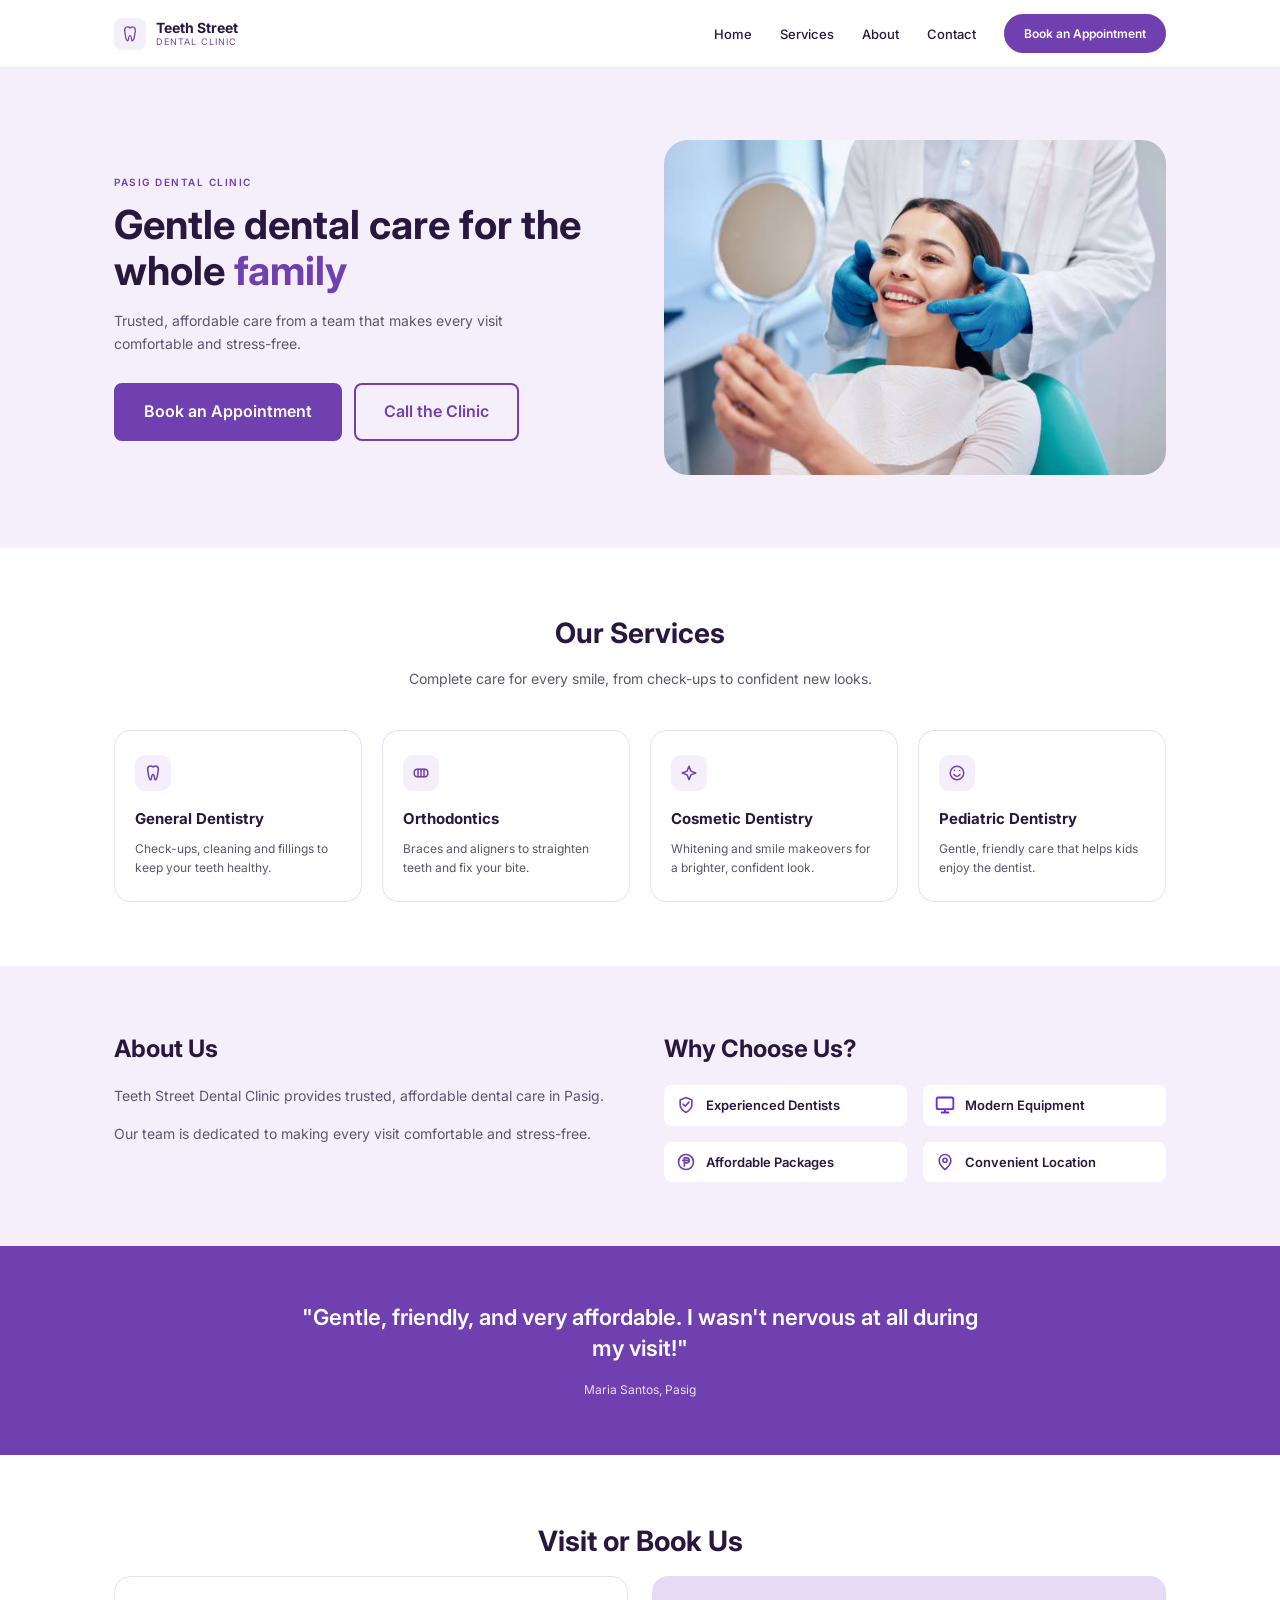
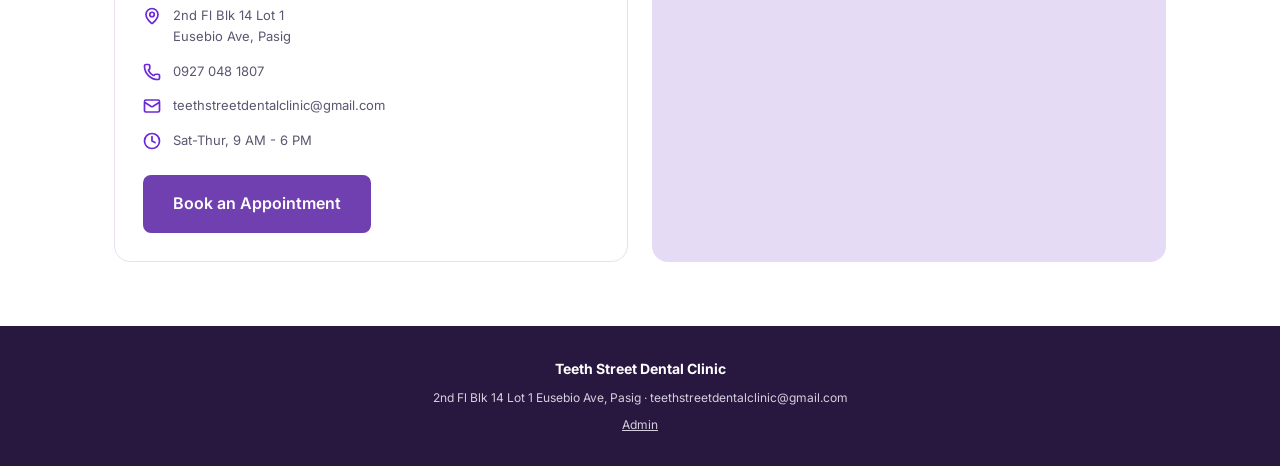
<file: index.html>
<!DOCTYPE html>
<html lang="en">
<head>
  <meta charset="UTF-8">
  <meta name="viewport" content="width=device-width, initial-scale=1.0">
  <title>Teeth Street Dental Clinic</title>

  <link rel="stylesheet" href="css/variables.css">
  <link rel="stylesheet" href="css/base.css">
  <link rel="stylesheet" href="css/buttons.css">
  <link rel="stylesheet" href="css/header.css">
  <link rel="stylesheet" href="css/hero.css">
  <link rel="stylesheet" href="css/services.css">
  <link rel="stylesheet" href="css/about.css">
  <link rel="stylesheet" href="css/testimonial.css">
  <link rel="stylesheet" href="css/contact.css">
  <link rel="stylesheet" href="css/footer.css">
</head>
<body>

  <!-- HEADER + NAV (Ferrer) -->
  <header class="header">
    <div class="container header-inner">
      <a href="#home" class="logo">
        <span class="logo-icon">
          <img src="images/icons/tooth.svg" alt="Teeth Street logo">
        </span>
        <span class="logo-text">
          <span class="logo-name">Teeth Street</span>
          <span class="logo-tagline">Dental Clinic</span>
        </span>
      </a>

      <nav class="nav" aria-label="Main navigation">
        <ul class="nav-list">
          <li><a href="#home" class="nav-link">Home</a></li>
          <li><a href="#services" class="nav-link">Services</a></li>
          <li><a href="#about" class="nav-link">About</a></li>
          <li><a href="#contact" class="nav-link">Contact</a></li>
        </ul>
        <a href="booking.html" class="btn btn-filled">Book an Appointment</a>
      </nav>
    </div>
  </header>

  <main>

    <!-- HERO (Duenas) -->
    <section class="section hero" id="home">
      <div class="container hero-grid">

        <div class="hero-content">
          <p class="hero-eyebrow">Pasig Dental Clinic</p>
          <h1 class="hero-title">Gentle dental care for the whole <span>family</span></h1>
          <p class="hero-text">Trusted, affordable care from a team that makes every visit comfortable and stress-free.</p>
          <div class="hero-buttons">
            <a href="booking.html" class="btn btn-filled">Book an Appointment</a>
            <a href="tel:+639285551234" class="btn btn-outline">Call the Clinic</a>
          </div>
        </div>

        <div class="hero-image">
          <img src="images/hero.jpg" alt="Smiling patient being comforted by a dental care professional">
        </div>

      </div>
    </section>

    <!-- OUR SERVICES (Duenas) -->
    <section class="section services" id="services">
      <div class="container">
        <h2 class="section-title">Our Services</h2>
        <p class="section-subtitle">Complete care for every smile, from check-ups to confident new looks.</p>

        <div class="services-grid">

          <article class="service-card">
            <div class="service-icon">
              <img src="images/icons/general.svg" alt="General dentistry icon">
            </div>
            <h3 class="service-title">General Dentistry</h3>
            <p class="service-text">Check-ups, cleaning and fillings to keep your teeth healthy.</p>
          </article>

          <article class="service-card">
            <div class="service-icon">
              <img src="images/icons/orthodontics.svg" alt="Orthodontics icon">
            </div>
            <h3 class="service-title">Orthodontics</h3>
            <p class="service-text">Braces and aligners to straighten teeth and fix your bite.</p>
          </article>

          <article class="service-card">
            <div class="service-icon">
              <img src="images/icons/cosmetic.svg" alt="Cosmetic dentistry icon">
            </div>
            <h3 class="service-title">Cosmetic Dentistry</h3>
            <p class="service-text">Whitening and smile makeovers for a brighter, confident look.</p>
          </article>

          <article class="service-card">
            <div class="service-icon">
              <img src="images/icons/pediatric.svg" alt="Pediatric dentistry icon">
            </div>
            <h3 class="service-title">Pediatric Dentistry</h3>
            <p class="service-text">Gentle, friendly care that helps kids enjoy the dentist.</p>
          </article>

        </div>
      </div>
    </section>

    <!-- ABOUT US + WHY CHOOSE US (Baliwag) -->
    <section class="section about" id="about">
      <div class="container about-grid">

        <div class="about-text">
          <h2 class="about-heading">About Us</h2>
          <p>Teeth Street Dental Clinic provides trusted, affordable dental care in Pasig.</p>
          <p>Our team is dedicated to making every visit comfortable and stress-free.</p>
        </div>

        <div class="why">
          <h2 class="why-heading">Why Choose Us?</h2>
          <ul class="why-list">
            <li class="why-item">
              <img class="why-icon" src="images/icons/dentist.svg" alt="Experienced dentists icon">
              <span>Experienced Dentists</span>
            </li>
            <li class="why-item">
              <img class="why-icon" src="images/icons/equipment.svg" alt="Modern equipment icon">
              <span>Modern Equipment</span>
            </li>
            <li class="why-item">
              <img class="why-icon" src="images/icons/packages.svg" alt="Affordable packages icon">
              <span>Affordable Packages</span>
            </li>
            <li class="why-item">
              <img class="why-icon" src="images/icons/location.svg" alt="Convenient location icon">
              <span>Convenient Location</span>
            </li>
          </ul>
        </div>

      </div>
    </section>

    <!-- TESTIMONIAL (Ferrer) -->
    <section class="testimonial" id="testimonial">
      <div class="container">
        <p class="testimonial-quote">"Gentle, friendly, and very affordable. I wasn't nervous at all during my visit!"</p>
        <p class="testimonial-author">Maria Santos, Pasig</p>
      </div>
    </section>

    <!-- VISIT OR BOOK US (Baliwag) -->
    <section class="section contact" id="contact">
      <div class="container">
        <h2 class="section-title">Visit or Book Us</h2>

        <div class="contact-grid">

          <div class="contact-card">
            <ul class="contact-list">
              <li class="contact-item">
                <img class="contact-icon" src="images/icons/pin.svg" alt="Address icon">
                <span>2nd Fl Blk 14 Lot 1<br>Eusebio Ave, Pasig</span>
              </li>
              <li class="contact-item">
                <img class="contact-icon" src="images/icons/phone.svg" alt="Phone icon">
                <span> 0927 048 1807 </span>
              </li>
              <li class="contact-item">
                <img class="contact-icon" src="images/icons/email.svg" alt="Email icon">
                <span>teethstreetdentalclinic@gmail.com</span>
              </li>
              <li class="contact-item">
                <img class="contact-icon" src="images/icons/clock.svg" alt="Clinic hours icon">
                <span>Sat-Thur, 9 AM - 6 PM</span>
              </li>
            </ul>
            <a href="booking.html" class="btn btn-filled">Book an Appointment</a>
          </div>

          <div class="map-box">
            <iframe
              src="https://www.google.com/maps?q=Eusebio+Ave,+Pasig,+Philippines&output=embed"
              title="Map of Teeth Street Dental Clinic on Eusebio Ave, Pasig"
              loading="lazy"
              referrerpolicy="no-referrer-when-downgrade"
              allowfullscreen>
            </iframe>
          </div>

        </div>
      </div>
    </section>

  </main>

  <!-- FOOTER (Diesta) -->
  <footer class="footer">
    <p class="footer-title">Teeth Street Dental Clinic</p>
    <p class="footer-info">2nd Fl Blk 14 Lot 1 Eusebio Ave, Pasig &middot; 
   teethstreetdentalclinic@gmail.com</p>
    <p class="footer-info" style="margin-top:8px;"><a href="admin.html" style="color:inherit;">Admin</a></p>
  </footer>

</body>
</html>
</file>
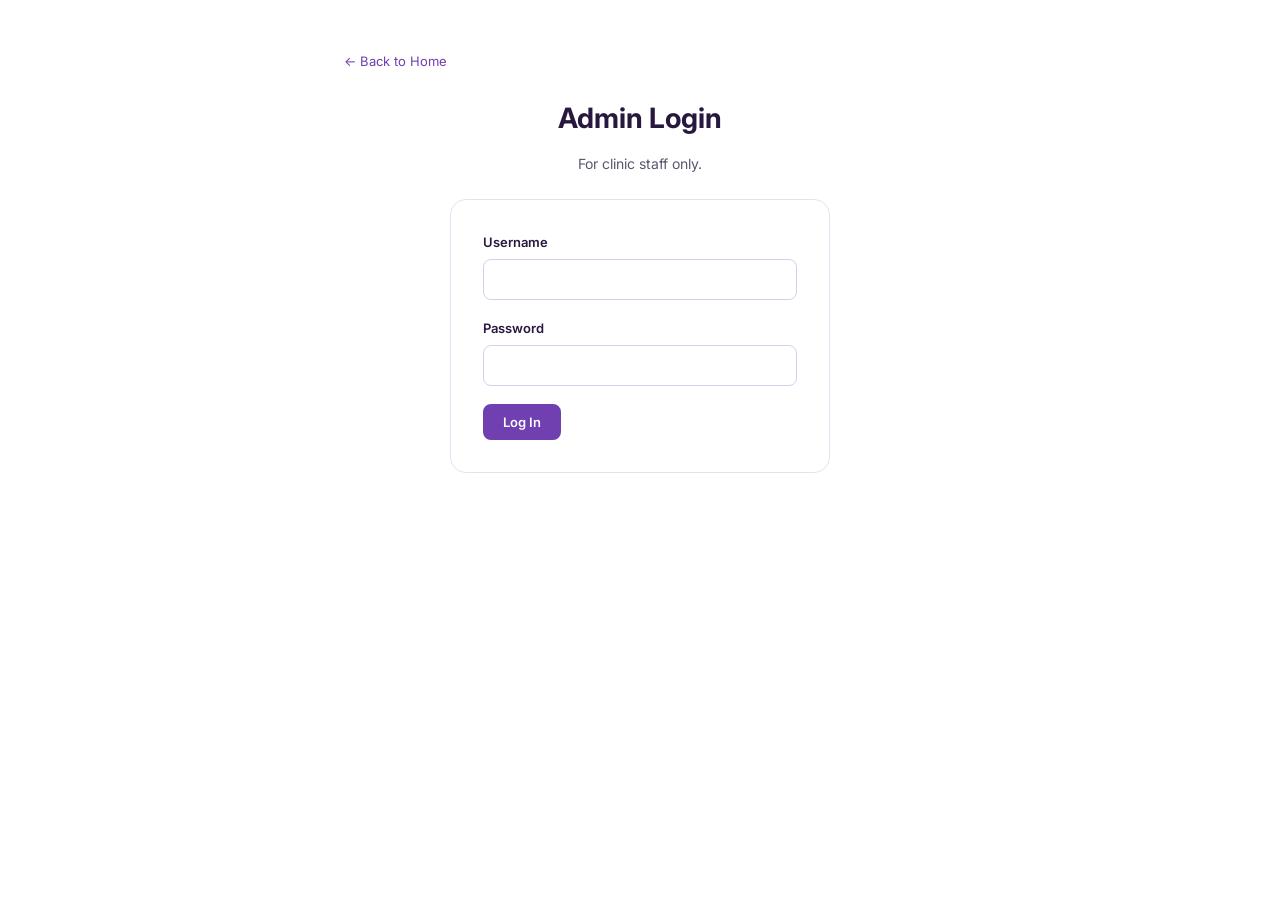
<file: admin.html>
<!DOCTYPE html>
<html lang="en">
<head>
  <meta charset="UTF-8">
  <meta name="viewport" content="width=device-width, initial-scale=1.0">
  <title>Admin - Teeth Street Dental Clinic</title>
  <link rel="stylesheet" href="css/variables.css">
  <link rel="stylesheet" href="css/base.css">
  <link rel="stylesheet" href="css/buttons.css">
  <link rel="stylesheet" href="css/booking.css">
</head>
<body>

  <!-- LOGIN -->
  <main class="page-narrow" id="loginView">
    <a href="index.html" class="back-link">&larr; Back to Home</a>

    <div class="admin-login">
      <h1 class="section-title">Admin Login</h1>
      <p class="section-subtitle" style="margin-bottom:24px;">For clinic staff only.</p>

      <div class="booking-card">
        <form class="booking-form" id="loginForm">
          <div class="form-group">
            <label for="username">Username</label>
            <input type="text" id="username" required>
          </div>
          <div class="form-group">
            <label for="password">Password</label>
            <input type="password" id="password" required>
          </div>
          <div class="form-message" id="loginMessage"></div>
          <button type="submit" class="btn btn-filled">Log In</button>
        </form>
      </div>
      <p class="section-subtitle" style="margin-top:16px;"></p>
    </div>
  </main>

  <!-- DASHBOARD -->
  <main class="page-wide" id="dashboardView" style="display:none;">
    <div class="admin-bar">
      <div>
        <h1 class="section-title" style="text-align:left; margin-bottom:4px;">Bookings</h1>
        <p class="section-subtitle" style="text-align:left; margin-bottom:0;" id="countText"></p>
      </div>
      <button type="button" class="btn btn-outline" id="logoutBtn">Log Out</button>
    </div>

    <div class="table-wrap">
      <table class="bookings-table">
        <thead>
          <tr>
            <th>Name</th>
            <th>Phone</th>
            <th>Email</th>
            <th>Service</th>
            <th>Date</th>
            <th>Time</th>
            <th>Status</th>
            <th>Actions</th>
          </tr>
        </thead>
        <tbody id="bookingsBody"></tbody>
      </table>
      <div class="empty-state" id="emptyState" style="display:none;">No bookings yet.</div>
    </div>
  </main>

  <script>
    var ADMIN_USER = 'admin';
    var ADMIN_PASS = 'admin';

    var loginView = document.getElementById('loginView');
    var dashboardView = document.getElementById('dashboardView');
    var loginForm = document.getElementById('loginForm');
    var loginMessage = document.getElementById('loginMessage');
    var bodyEl = document.getElementById('bookingsBody');
    var emptyState = document.getElementById('emptyState');
    var countText = document.getElementById('countText');

    function getBookings() {
      try {
        return JSON.parse(localStorage.getItem('bookings')) || [];
      } catch (err) {
        return [];
      }
    }

    function saveBookings(list) {
      localStorage.setItem('bookings', JSON.stringify(list));
    }

    function escapeHtml(text) {
      var div = document.createElement('div');
      div.textContent = text;
      return div.innerHTML;
    }

    function render() {
      var bookings = getBookings();
      bodyEl.innerHTML = '';

      countText.textContent = bookings.length + ' total booking(s)';
      emptyState.style.display = bookings.length === 0 ? 'block' : 'none';

      bookings.forEach(function (b) {
        var isConfirmed = b.status === 'Confirmed';
        var tr = document.createElement('tr');
        tr.innerHTML =
          '<td>' + escapeHtml(b.name) + '</td>' +
          '<td>' + escapeHtml(b.phone) + '</td>' +
          '<td>' + escapeHtml(b.email) + '</td>' +
          '<td>' + escapeHtml(b.service) + '</td>' +
          '<td>' + escapeHtml(b.date) + '</td>' +
          '<td>' + escapeHtml(b.time) + '</td>' +
          '<td><span class="status ' + (isConfirmed ? 'confirmed' : 'pending') + '">' + escapeHtml(b.status) + '</span></td>' +
          '<td>' +
            (isConfirmed ? '' : '<button class="action-btn" data-action="confirm" data-id="' + b.id + '">Confirm</button>') +
            '<button class="action-btn danger" data-action="delete" data-id="' + b.id + '">Delete</button>' +
          '</td>';
        bodyEl.appendChild(tr);
      });
    }

    function showDashboard() {
      loginView.style.display = 'none';
      dashboardView.style.display = 'block';
      render();
    }

    function showLogin() {
      dashboardView.style.display = 'none';
      loginView.style.display = 'block';
    }

    loginForm.addEventListener('submit', function (e) {
      e.preventDefault();
      var user = document.getElementById('username').value.trim();
      var pass = document.getElementById('password').value;

      if (user === ADMIN_USER && pass === ADMIN_PASS) {
        sessionStorage.setItem('isAdmin', 'yes');
        loginMessage.className = 'form-message';
        loginForm.reset();
        showDashboard();
      } else {
        loginMessage.className = 'form-message error';
        loginMessage.textContent = 'Wrong username or password.';
      }
    });

    document.getElementById('logoutBtn').addEventListener('click', function () {
      sessionStorage.removeItem('isAdmin');
      showLogin();
    });

    bodyEl.addEventListener('click', function (e) {
      var btn = e.target.closest('button[data-action]');
      if (!btn) return;

      var id = Number(btn.getAttribute('data-id'));
      var action = btn.getAttribute('data-action');
      var bookings = getBookings();

      if (action === 'confirm') {
        bookings.forEach(function (b) {
          if (b.id === id) b.status = 'Confirmed';
        });
        saveBookings(bookings);
      } else if (action === 'delete') {
        if (!confirm('Delete this booking?')) return;
        bookings = bookings.filter(function (b) { return b.id !== id; });
        saveBookings(bookings);
      }
      render();
    });

    // If still logged in during this session
    if (sessionStorage.getItem('isAdmin') === 'yes') {
      showDashboard();
    }
  </script>

</body>
</html>
</file>
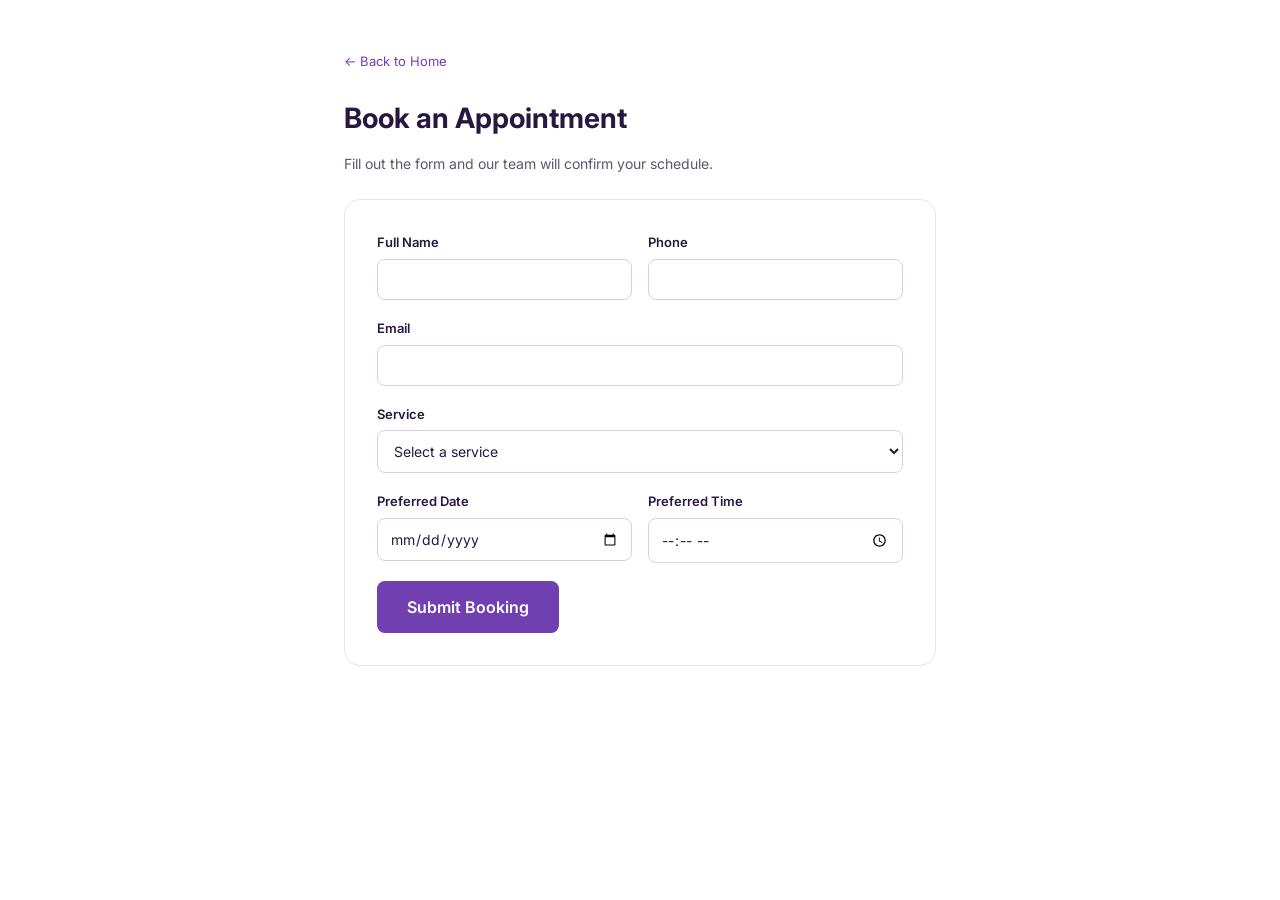
<file: booking.html>
<!DOCTYPE html>
<html lang="en">
<head>
  <meta charset="UTF-8">
  <meta name="viewport" content="width=device-width, initial-scale=1.0">
  <title>Book an Appointment - Teeth Street Dental Clinic</title>
  <link rel="stylesheet" href="css/variables.css">
  <link rel="stylesheet" href="css/base.css">
  <link rel="stylesheet" href="css/buttons.css">
  <link rel="stylesheet" href="css/booking.css">
</head>
<body>

  <main class="page-narrow">
    <a href="index.html" class="back-link">&larr; Back to Home</a>

    <h1 class="section-title" style="text-align:left;">Book an Appointment</h1>
    <p class="section-subtitle" style="text-align:left; margin-bottom:24px;">
      Fill out the form and our team will confirm your schedule.
    </p>

    <div class="booking-card">
      <form class="booking-form" id="bookingForm">

        <div class="form-row">
          <div class="form-group">
            <label for="name">Full Name</label>
            <input type="text" id="name" required>
          </div>
          <div class="form-group">
            <label for="phone">Phone</label>
            <input type="tel" id="phone" required>
          </div>
        </div>

        <div class="form-group">
          <label for="email">Email</label>
          <input type="email" id="email" required>
        </div>

        <div class="form-group">
          <label for="service">Service</label>
          <select id="service" required>
            <option value="">Select a service</option>
            <option>General Dentistry</option>
            <option>Orthodontics</option>
            <option>Cosmetic Dentistry</option>
            <option>Pediatric Dentistry</option>
          </select>
        </div>

        <div class="form-row">
          <div class="form-group">
            <label for="date">Preferred Date</label>
            <input type="date" id="date" required>
          </div>
          <div class="form-group">
            <label for="time">Preferred Time</label>
            <input type="time" id="time" required>
          </div>
        </div>

        <div class="form-message" id="formMessage"></div>

        <button type="submit" class="btn btn-filled">Submit Booking</button>
      </form>
    </div>
  </main>

  <script>
    var form = document.getElementById('bookingForm');
    var message = document.getElementById('formMessage');
    var dateInput = document.getElementById('date');

    // Hindi pwedeng pumili ng nakaraang petsa
    var today = new Date().toISOString().split('T')[0];
    dateInput.setAttribute('min', today);

    form.addEventListener('submit', function (e) {
      e.preventDefault();

      var booking = {
        id: Date.now(),
        name: document.getElementById('name').value.trim(),
        phone: document.getElementById('phone').value.trim(),
        email: document.getElementById('email').value.trim(),
        service: document.getElementById('service').value,
        date: dateInput.value,
        time: document.getElementById('time').value,
        status: 'Pending',
        createdAt: new Date().toLocaleString()
      };

      try {
        var bookings = JSON.parse(localStorage.getItem('bookings')) || [];
        bookings.push(booking);
        localStorage.setItem('bookings', JSON.stringify(bookings));

        message.className = 'form-message success';
        message.textContent = 'Thank you, ' + booking.name + '! Your booking has been submitted. We will confirm it soon.';
        form.reset();
      } catch (err) {
        message.className = 'form-message error';
        message.textContent = 'Sorry, something went wrong. Please try again.';
      }
    });
  </script>

</body>
</html>
</file>
<file: css/variables.css>
:root {
  /* Colors (estimated from the design, we'll fix them using Figma) */
  --purple-main: #703FB0;
  --purple-dark: #28183F;
  --purple-light: #F5EFFB;
  --text-dark: #28183F;
  --text-gray: #5b5670;
  --white: #ffffff;

  /* Fonts */
  --font-heading: 'Inter', sans-serif;
  --font-body:  'Inter', sans-serif;
}
</file>
<file: css/base.css>
/* Base styles - reset, font, at container para sa buong site */
@import url('https://fonts.googleapis.com/css2?family=Inter:wght@400;500;600;700&display=swap');

*,
*::before,
*::after {
  margin: 0;
  padding: 0;
  box-sizing: border-box;
}

html {
  scroll-behavior: smooth;
}

body {
  font-family: var(--font-body);
  color: var(--text-dark);
  background-color: var(--white);
  line-height: 1.6;
}

img {
  max-width: 100%;
  display: block;
}

a {
  color: inherit;
}

ul {
  list-style: none;
}

/* Container - gamitin ng lahat ng sections */
.container {
  width: 100%;
  max-width: 1100px;
  margin: 0 auto;
  padding: 0 24px;
}

/* Section spacing at pamagat */
.section {
  padding: 64px 0;
}

.section-title {
  font-family: var(--font-heading);
  font-size: 28px;
  font-weight: 700;
  color: var(--text-dark);
  text-align: center;
  margin-bottom: 12px;
}

.section-subtitle {
  font-size: 14px;
  color: var(--text-gray);
  text-align: center;
  margin-bottom: 40px;
}

/* Light purple na background para sa mga section */
.bg-light {
  background-color: var(--purple-light);
}
</file>
<file: css/buttons.css>
/* Reusable button styles - gamitin ng lahat ng members */
.btn {
  display: inline-block;
  padding: 14px 28px;
  border-radius: 8px;
  font-family: var(--font-body);
  font-size: 16px;
  font-weight: 600;
  text-decoration: none;
  cursor: pointer;
  border: 2px solid var(--purple-main);
  transition: background-color 0.3s ease, color 0.3s ease, transform 0.2s ease;
}

/* Filled: "Book an Appointment" */
.btn-filled {
  background-color: var(--purple-main);
  color: var(--white);
}

.btn-filled:hover {
  background-color: var(--purple-dark);
  border-color: var(--purple-dark);
  transform: translateY(-2px);
}

/* Outline: "Call the Clinic" */
.btn-outline {
  background-color: transparent;
  color: var(--purple-main);
}

.btn-outline:hover {
  background-color: var(--purple-main);
  color: var(--white);
  transform: translateY(-2px);
}
</file>
<file: css/header.css>
/* Header at Navigation - Member 2 (Ferrer) */
.header {
  background-color: var(--white);
  border-bottom: 1px solid #efe8f7;
  position: sticky;
  top: 0;
  z-index: 100;
}

.header-inner {
  display: flex;
  align-items: center;
  justify-content: space-between;
  padding-top: 14px;
  padding-bottom: 14px;
}

/* Logo */
.logo {
  display: flex;
  align-items: center;
  gap: 10px;
  text-decoration: none;
}

.logo-icon {
  width: 32px;
  height: 32px;
  background-color: var(--purple-light);
  border-radius: 8px;
  display: flex;
  align-items: center;
  justify-content: center;
  flex-shrink: 0;
}

.logo-icon img {
  width: 18px;
  height: 18px;
}

.logo-text {
  display: flex;
  flex-direction: column;
  line-height: 1.2;
}

.logo-name {
  font-family: var(--font-heading);
  font-size: 14px;
  font-weight: 700;
  color: var(--text-dark);
}

.logo-tagline {
  font-size: 9px;
  letter-spacing: 1px;
  text-transform: uppercase;
  color: var(--purple-main);
}

/* Navigation */
.nav {
  display: flex;
  align-items: center;
  gap: 28px;
}

.nav-list {
  display: flex;
  align-items: center;
  gap: 28px;
}

.nav-link {
  font-size: 13px;
  font-weight: 500;
  color: var(--text-dark);
  text-decoration: none;
  padding: 4px 0;
  border-bottom: 2px solid transparent;
  transition: color 0.2s ease, border-color 0.2s ease;
}

.nav-link:hover,
.nav-link:focus {
  color: var(--purple-main);
  border-bottom-color: var(--purple-main);
}

/* Mas maliit na Book button sa header */
.nav .btn {
  padding: 8px 18px;
  font-size: 12px;
  border-radius: 999px;
}

/* Mobile */
@media (max-width: 768px) {
  .header-inner {
    flex-direction: column;
    gap: 12px;
  }

  .nav {
    flex-direction: column;
    gap: 12px;
  }

  .nav-list {
    gap: 16px;
    flex-wrap: wrap;
    justify-content: center;
  }
}
</file>
<file: css/hero.css>
/* Hero Section - Member 3 (Duenas) */
.hero {
  background-color: var(--purple-light);
  padding: 72px 0;
}

.hero-grid {
  display: grid;
  grid-template-columns: 1fr 1fr;
  gap: 48px;
  align-items: center;
}

.hero-eyebrow {
  font-size: 10px;
  font-weight: 600;
  letter-spacing: 1.5px;
  text-transform: uppercase;
  color: var(--purple-main);
  margin-bottom: 12px;
}

.hero-title {
  font-family: var(--font-heading);
  font-size: 40px;
  font-weight: 700;
  line-height: 1.15;
  color: var(--text-dark);
  margin-bottom: 16px;
}

.hero-title span {
  color: var(--purple-main);
}

.hero-text {
  font-size: 14px;
  color: var(--text-gray);
  max-width: 420px;
  margin-bottom: 28px;
}

.hero-buttons {
  display: flex;
  flex-wrap: wrap;
  gap: 12px;
}

.hero-image {
  background-color: #e6dbf5;
  border-radius: 24px;
  min-height: 320px;
  overflow: hidden;
  display: flex;
  align-items: center;
  justify-content: center;
  font-size: 13px;
  color: var(--text-gray);
  text-align: center;
}

.hero-image img {
  width: 100%;
  height: 100%;
  object-fit: cover;
}

/* Tablet at Mobile: isang column lang */
@media (max-width: 768px) {
  .hero {
    padding: 48px 0;
  }

  .hero-grid {
    grid-template-columns: 1fr;
    gap: 32px;
  }

  .hero-title {
    font-size: 32px;
  }

  .hero-image {
    min-height: 240px;
  }
}
</file>
<file: css/services.css>
/* Our Services - Member 3 (Duenas) */
.services-grid {
  display: grid;
  grid-template-columns: repeat(4, 1fr);
  gap: 20px;
}

.service-card {
  background-color: var(--white);
  border: 1px solid #e8e0f2;
  border-radius: 16px;
  padding: 24px 20px;
  transition: transform 0.25s ease, box-shadow 0.25s ease, border-color 0.25s ease;
}

.service-card:hover {
  transform: translateY(-6px);
  box-shadow: 0 10px 24px rgba(112, 63, 176, 0.15);
  border-color: var(--purple-main);
}

.service-icon {
  width: 36px;
  height: 36px;
  background-color: var(--purple-light);
  border-radius: 10px;
  display: flex;
  align-items: center;
  justify-content: center;
  margin-bottom: 16px;
}

.service-icon img {
  width: 18px;
  height: 18px;
}

.service-title {
  font-family: var(--font-heading);
  font-size: 15px;
  font-weight: 700;
  color: var(--text-dark);
  margin-bottom: 8px;
}

.service-text {
  font-size: 12px;
  color: var(--text-gray);
  line-height: 1.6;
}

/* Tablet: 2 columns */
@media (max-width: 992px) {
  .services-grid {
    grid-template-columns: repeat(2, 1fr);
  }
}

/* Mobile: 1 column */
@media (max-width: 576px) {
  .services-grid {
    grid-template-columns: 1fr;
  }
}
</file>
<file: css/about.css>
/* About Us + Why Choose Us - Member 4 (Baliwag) */
.about {
  background-color: var(--purple-light);
}

.about-grid {
  display: grid;
  grid-template-columns: 1fr 1fr;
  gap: 48px;
  align-items: start;
}

.about-heading,
.why-heading {
  font-family: var(--font-heading);
  font-size: 24px;
  font-weight: 700;
  color: var(--text-dark);
  margin-bottom: 16px;
}

.about-text p {
  font-size: 14px;
  color: var(--text-gray);
  margin-bottom: 16px;
}

.why-list {
  display: grid;
  grid-template-columns: 1fr 1fr;
  gap: 16px;
}

.why-item {
  display: flex;
  align-items: center;
  gap: 10px;
  background-color: var(--white);
  border-radius: 8px;
  padding: 10px 12px;
  font-size: 13px;
  font-weight: 600;
  color: var(--text-dark);
  transition: transform 0.2s ease, box-shadow 0.2s ease;
}

.why-item:hover {
  transform: translateY(-2px);
  box-shadow: 0 4px 12px rgba(112, 63, 176, 0.15);
}

.why-icon {
  width: 20px;
  height: 20px;
  flex-shrink: 0;
}

/* Mobile: isang column lang */
@media (max-width: 768px) {
  .about-grid {
    grid-template-columns: 1fr;
    gap: 32px;
  }
}

@media (max-width: 480px) {
  .why-list {
    grid-template-columns: 1fr;
  }
}
</file>
<file: css/testimonial.css>
/* Testimonial banner - Member 2 (Ferrer) */
.testimonial {
  background-color: var(--purple-main);
  color: var(--white);
  text-align: center;
  padding: 56px 0;
}

.testimonial-quote {
  font-family: var(--font-heading);
  font-size: 22px;
  font-weight: 600;
  line-height: 1.4;
  max-width: 700px;
  margin: 0 auto 16px;
}

.testimonial-author {
  font-size: 12px;
  color: var(--purple-light);
  opacity: 0.9;
}

/* Mobile */
@media (max-width: 768px) {
  .testimonial {
    padding: 40px 0;
  }

  .testimonial-quote {
    font-size: 18px;
  }
}
</file>
<file: css/contact.css>
/* Visit or Book Us - Member 4 (Baliwag) */
.contact-grid {
  display: grid;
  grid-template-columns: 1fr 1fr;
  gap: 24px;
  align-items: stretch;
}

.contact-card {
  background-color: var(--white);
  border: 1px solid #e8e0f2;
  border-radius: 16px;
  padding: 28px;
  display: flex;
  flex-direction: column;
  gap: 16px;
}

.contact-list {
  display: flex;
  flex-direction: column;
  gap: 14px;
}

.contact-item {
  display: flex;
  align-items: flex-start;
  gap: 12px;
  font-size: 13px;
  color: var(--text-gray);
}

.contact-icon {
  width: 18px;
  height: 18px;
  flex-shrink: 0;
  margin-top: 2px;
}

.contact-card .btn {
  align-self: flex-start;
  margin-top: 8px;
}

.map-box {
  background-color: #e6dbf5;
  border-radius: 16px;
  min-height: 280px;
  overflow: hidden;
  display: flex;
  align-items: center;
  justify-content: center;
  font-size: 13px;
  color: var(--text-gray);
  text-align: center;
}

.map-box iframe {
  width: 100%;
  height: 100%;
  min-height: 280px;
  border: 0;
}

/* Mobile: isang column lang */
@media (max-width: 768px) {
  .contact-grid {
    grid-template-columns: 1fr;
  }
}
</file>
<file: css/footer.css>
/* Footer - dark purple */
.footer {
  background-color: var(--purple-dark);
  color: var(--white);
  text-align: center;
  padding: 32px 20px;
  font-family: var(--font-body);
}

.footer-title {
  font-size: 14px;
  font-weight: 700;
  margin-bottom: 8px;
}

.footer-info {
  font-size: 12px;
  color: var(--purple-light);
  opacity: 0.85;
}
</file>
<file: css/booking.css>
/* Booking form + Admin page - styles */

/* Page wrapper */
.page-narrow {
  max-width: 640px;
  margin: 0 auto;
  padding: 48px 24px;
}

.page-wide {
  max-width: 1000px;
  margin: 0 auto;
  padding: 48px 24px;
}

.back-link {
  display: inline-block;
  font-size: 13px;
  color: var(--purple-main);
  text-decoration: none;
  margin-bottom: 24px;
}

.back-link:hover {
  text-decoration: underline;
}

/* Booking form */
.booking-card {
  background-color: var(--white);
  border: 1px solid #e8e0f2;
  border-radius: 16px;
  padding: 32px;
}

.booking-form {
  display: flex;
  flex-direction: column;
  gap: 18px;
}

.form-row {
  display: grid;
  grid-template-columns: 1fr 1fr;
  gap: 16px;
}

.form-group {
  display: flex;
  flex-direction: column;
  gap: 6px;
}

.form-group label {
  font-size: 13px;
  font-weight: 600;
  color: var(--text-dark);
}

.form-group input,
.form-group select {
  font-family: var(--font-body);
  font-size: 14px;
  padding: 11px 12px;
  border: 1px solid #d9cdea;
  border-radius: 8px;
  background-color: var(--white);
  color: var(--text-dark);
}

.form-group input:focus,
.form-group select:focus {
  outline: 2px solid var(--purple-main);
  outline-offset: 1px;
  border-color: var(--purple-main);
}

.form-message {
  font-size: 13px;
  padding: 12px 14px;
  border-radius: 8px;
  display: none;
}

.form-message.success {
  display: block;
  background-color: #e8f7ee;
  color: #1f6b3b;
}

.form-message.error {
  display: block;
  background-color: #fdeaea;
  color: #a12b2b;
}

.booking-form .btn {
  align-self: flex-start;
}

/* Admin */
.admin-login {
  max-width: 380px;
  margin: 0 auto;
}

.admin-bar {
  display: flex;
  align-items: center;
  justify-content: space-between;
  flex-wrap: wrap;
  gap: 12px;
  margin-bottom: 24px;
}

.admin-bar .btn,
.admin-login .btn {
  padding: 8px 18px;
  font-size: 13px;
}

.table-wrap {
  overflow-x: auto;
  border: 1px solid #e8e0f2;
  border-radius: 12px;
  background-color: var(--white);
}

.bookings-table {
  width: 100%;
  border-collapse: collapse;
  font-size: 13px;
}

.bookings-table th,
.bookings-table td {
  padding: 12px 14px;
  text-align: left;
  border-bottom: 1px solid #efe8f7;
  white-space: nowrap;
}

.bookings-table th {
  background-color: var(--purple-light);
  color: var(--text-dark);
  font-weight: 700;
}

.bookings-table tr:last-child td {
  border-bottom: none;
}

.status {
  display: inline-block;
  padding: 3px 10px;
  border-radius: 999px;
  font-size: 11px;
  font-weight: 600;
}

.status.pending {
  background-color: #fff4d6;
  color: #8a6100;
}

.status.confirmed {
  background-color: #e8f7ee;
  color: #1f6b3b;
}

.action-btn {
  font-family: var(--font-body);
  font-size: 12px;
  padding: 5px 12px;
  border-radius: 6px;
  border: 1px solid var(--purple-main);
  background-color: transparent;
  color: var(--purple-main);
  cursor: pointer;
  margin-right: 4px;
  transition: background-color 0.2s ease, color 0.2s ease;
}

.action-btn:hover {
  background-color: var(--purple-main);
  color: var(--white);
}

.action-btn.danger {
  border-color: #c0392b;
  color: #c0392b;
}

.action-btn.danger:hover {
  background-color: #c0392b;
  color: var(--white);
}

.empty-state {
  text-align: center;
  padding: 32px;
  color: var(--text-gray);
  font-size: 13px;
}

/* Mobile */
@media (max-width: 576px) {
  .form-row {
    grid-template-columns: 1fr;
  }

  .booking-card {
    padding: 24px 18px;
  }
}
</file>
